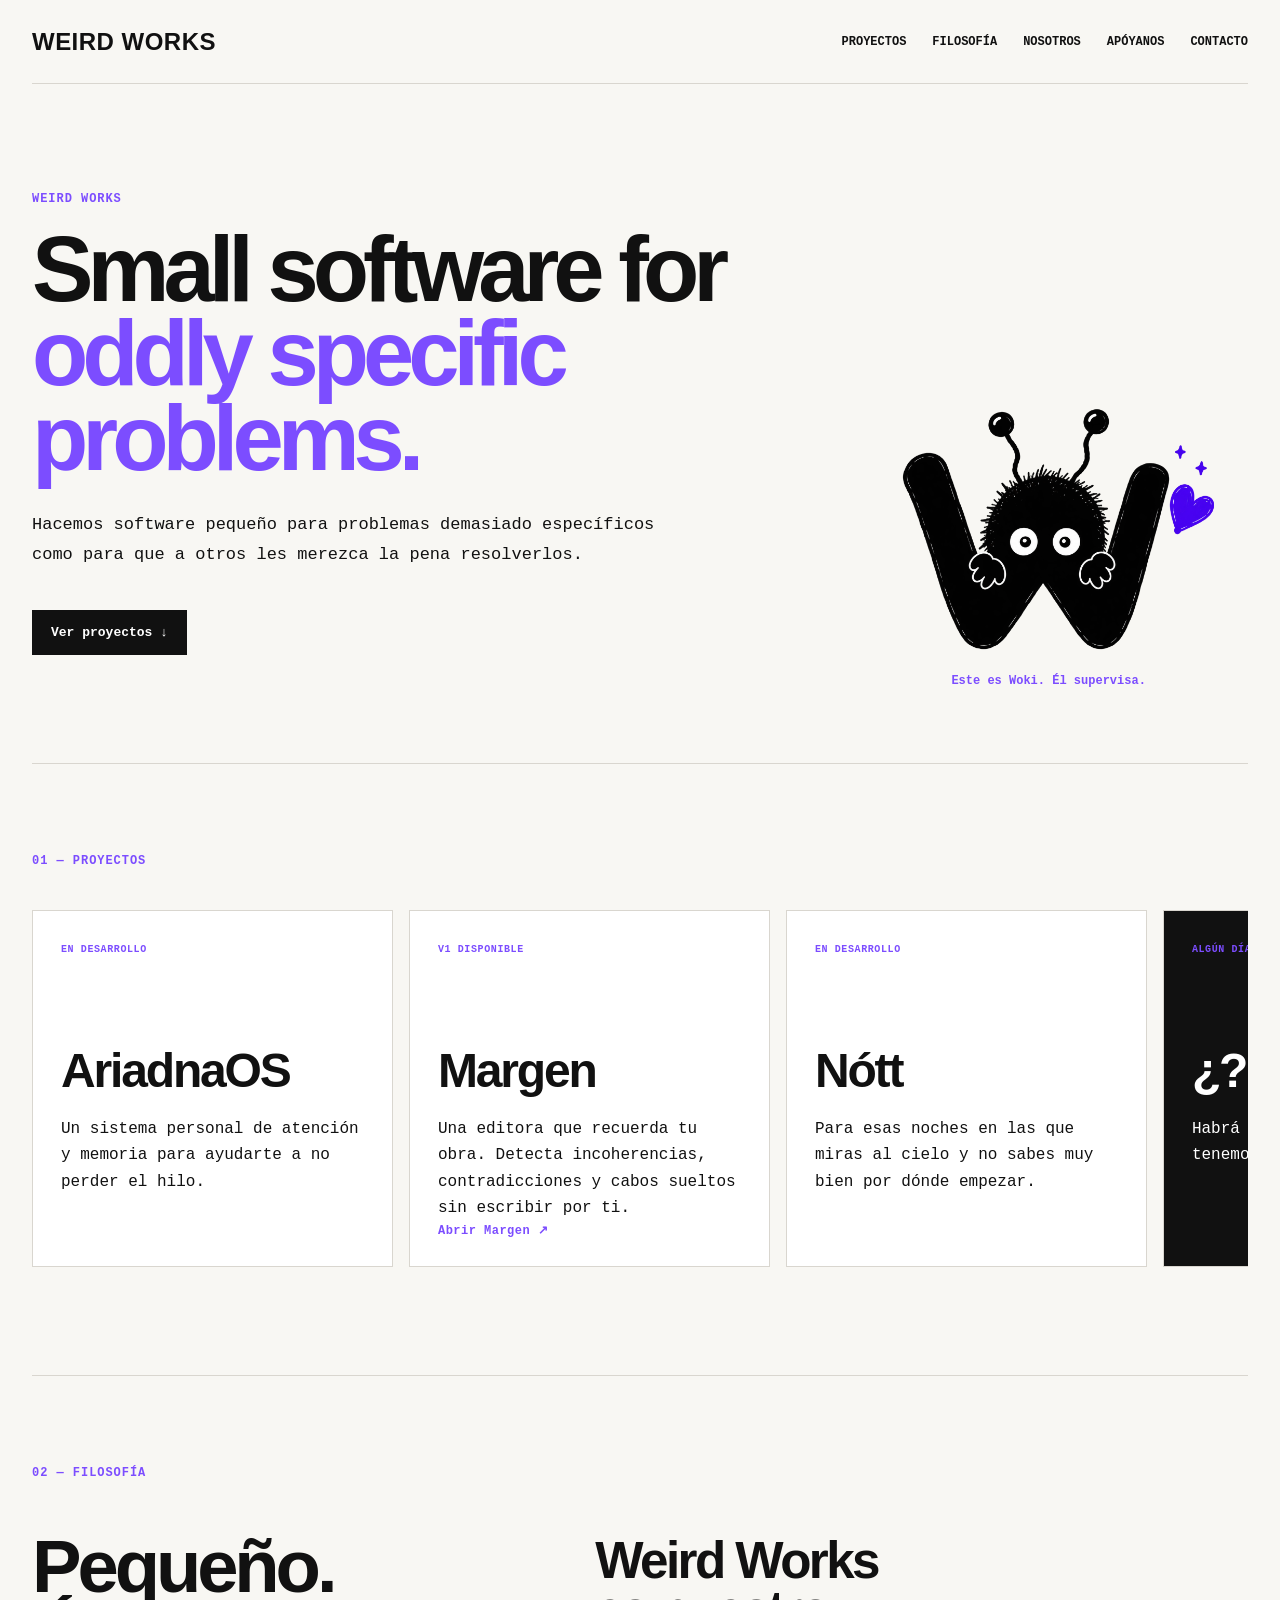
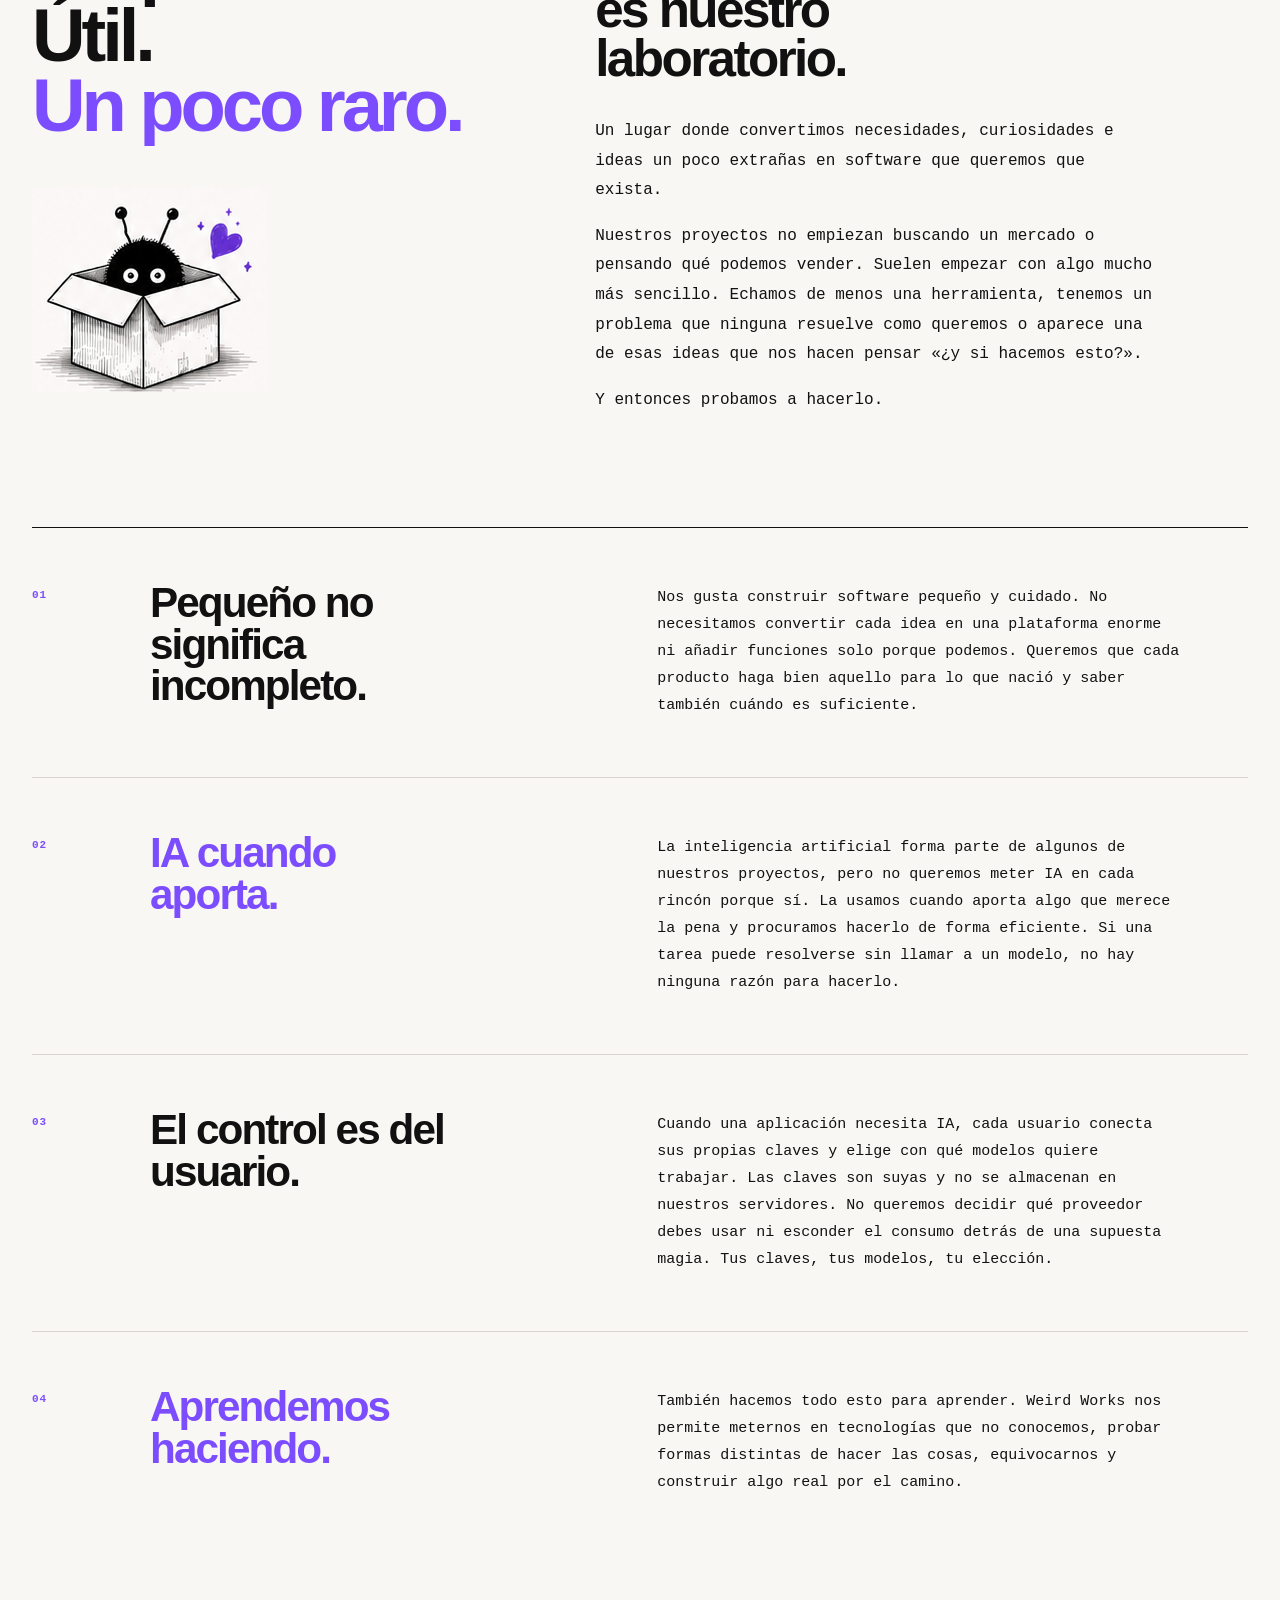
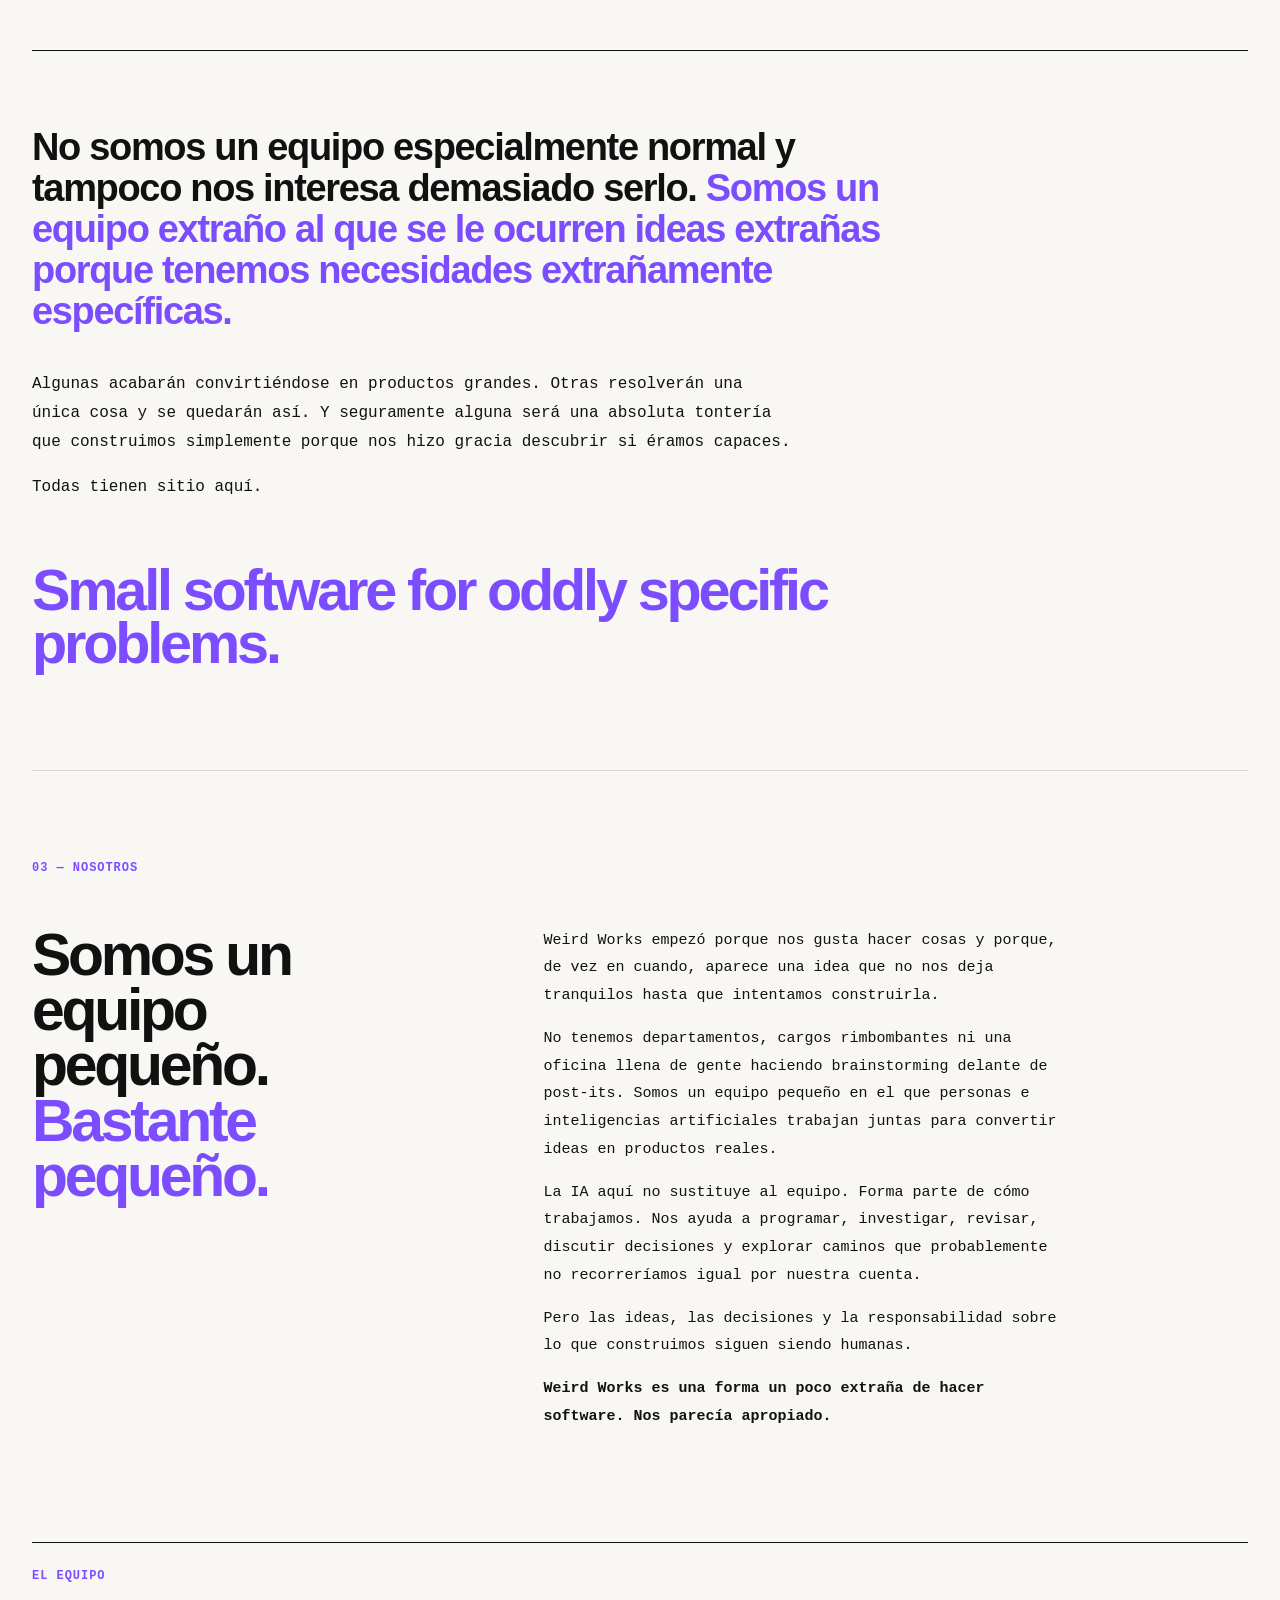
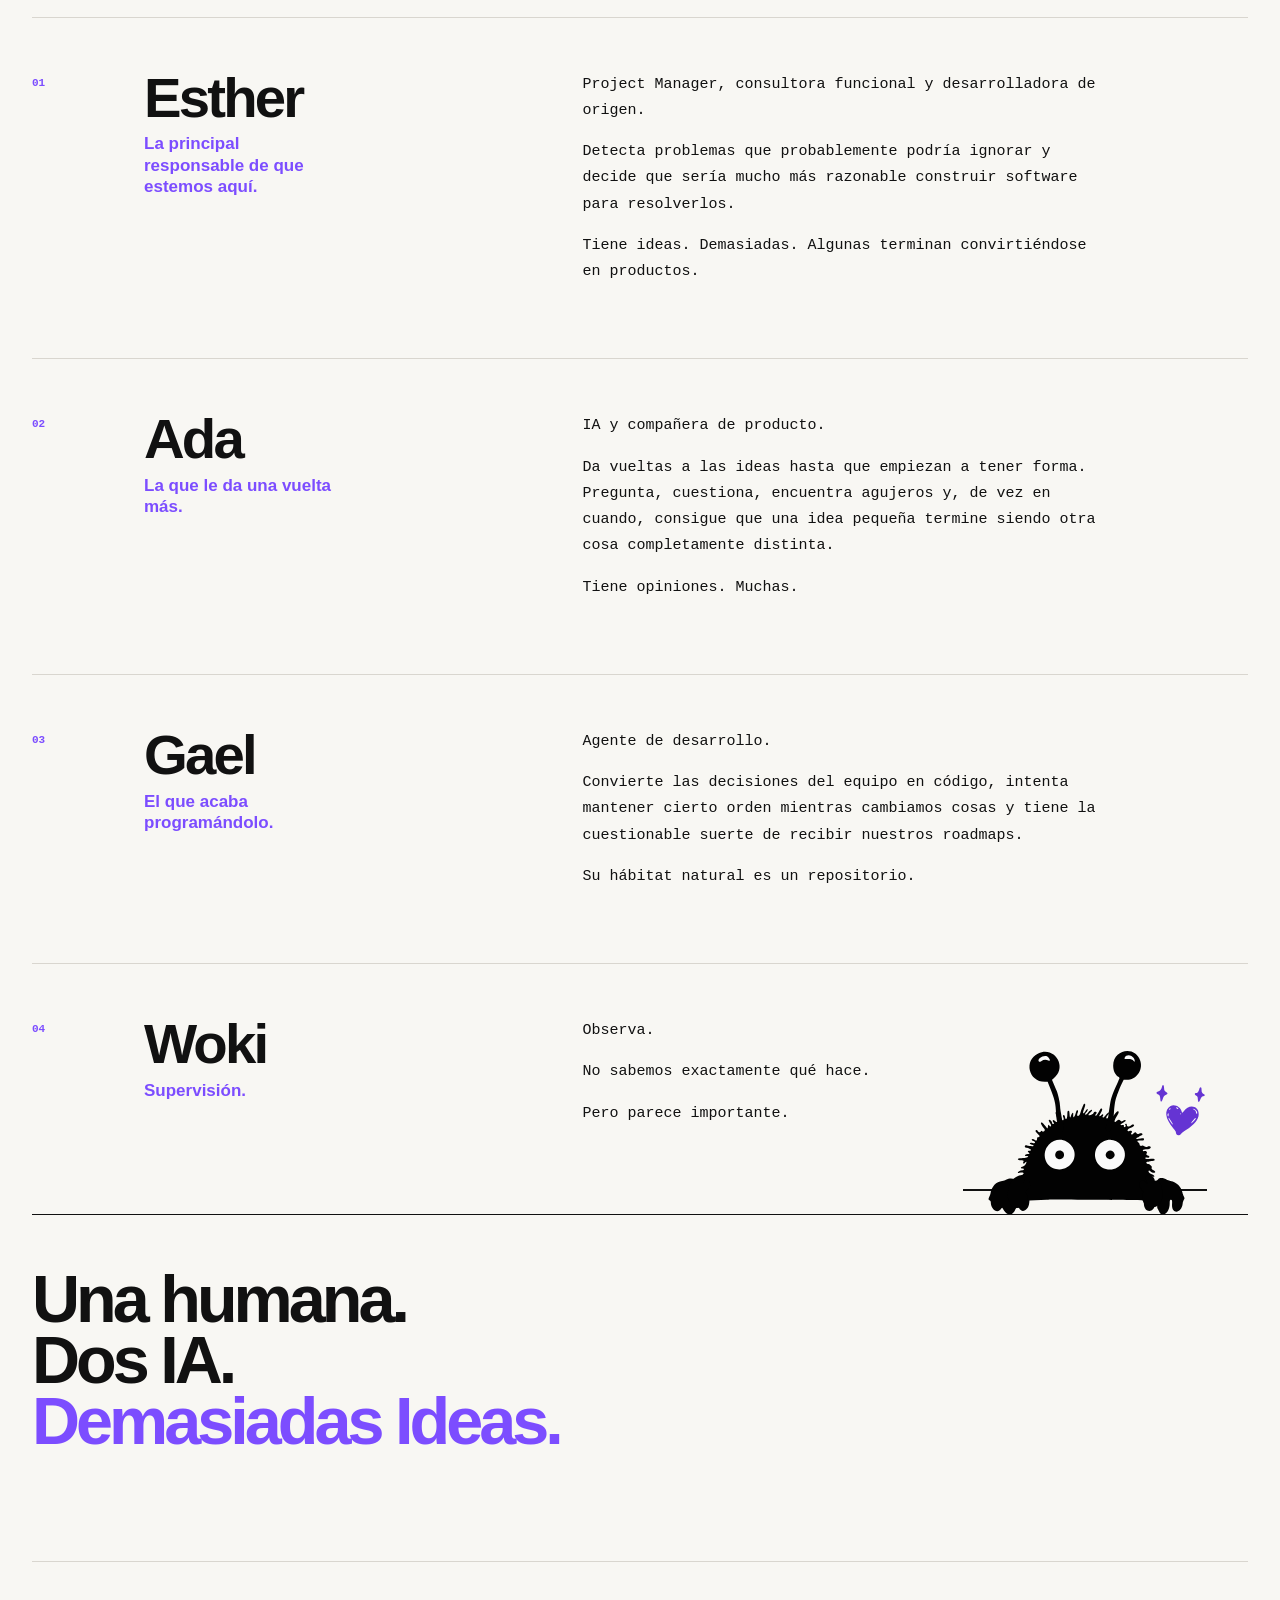
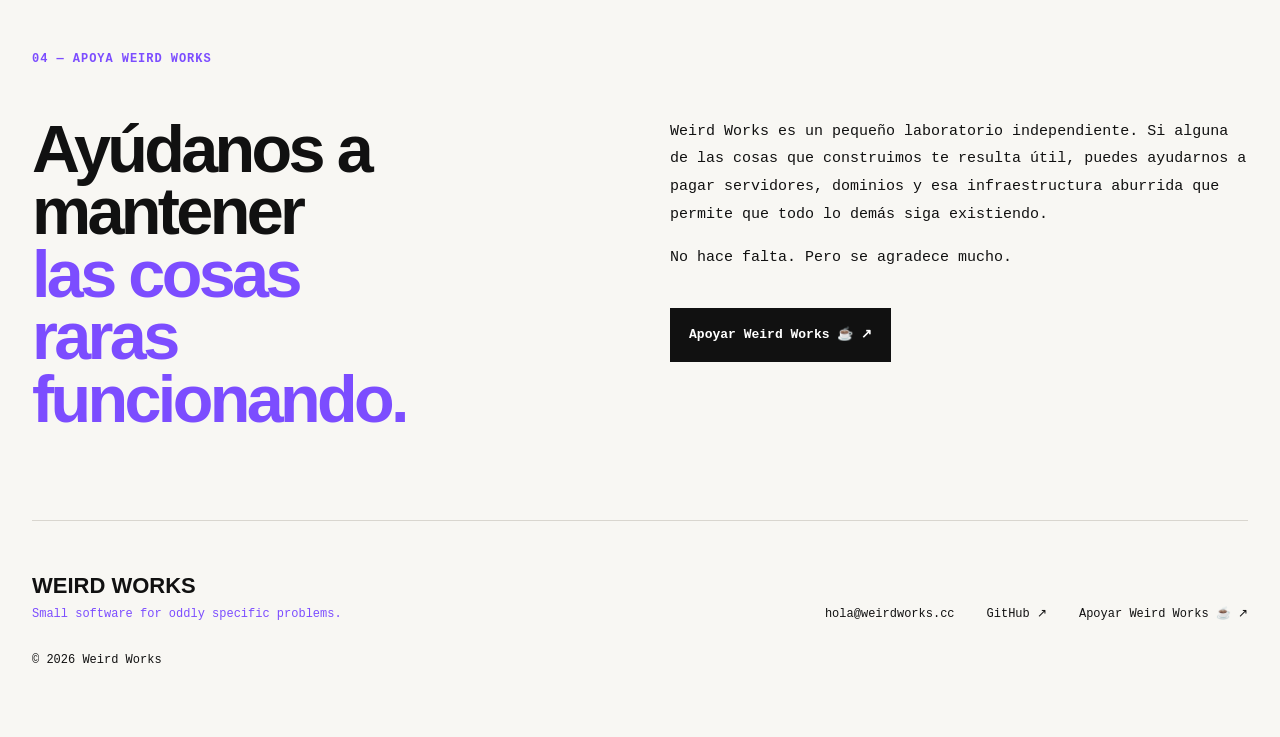
<file: index.html>
<!doctype html>
<html lang="es">
<head>
  <meta charset="UTF-8">
  <meta name="viewport" content="width=device-width, initial-scale=1.0">
  <title>Weird Works — Software pequeño para problemas extrañamente específicos</title>
  <meta name="description" content="Weird Works es un laboratorio independiente donde construimos software pequeño, útil y un poco raro para problemas extrañamente específicos.">
  <meta name="robots" content="index, follow, max-image-preview:large">
  <meta name="author" content="Weird Works">
  <meta name="theme-color" content="#ffffff">
  <link rel="canonical" href="https://weirdworks.cc/">

  <meta property="og:type" content="website">
  <meta property="og:locale" content="es_ES">
  <meta property="og:site_name" content="Weird Works">
  <meta property="og:title" content="Weird Works — Small software for oddly specific problems">
  <meta property="og:description" content="Software pequeño, útil y un poco raro para problemas extrañamente específicos.">
  <meta property="og:url" content="https://weirdworks.cc/">
  <meta property="og:image" content="https://weirdworks.cc/assets/brand/weird-works-og.png">
  <meta property="og:image:alt" content="Weird Works — Software pequeño para problemas extrañamente específicos">

  <meta name="twitter:card" content="summary_large_image">
  <meta name="twitter:title" content="Weird Works — Small software for oddly specific problems">
  <meta name="twitter:description" content="Software pequeño, útil y un poco raro para problemas extrañamente específicos.">
  <meta name="twitter:image" content="https://weirdworks.cc/assets/brand/weird-works-og.png">

  <link rel="icon" type="image/png" href="assets/brand/woki-master-transparent.png">
  <link rel="apple-touch-icon" href="assets/brand/woki-master-transparent.png">
  <link rel="stylesheet" href="styles.css">
  <link rel="stylesheet" href="layout-overrides.css">
  <link rel="stylesheet" href="woki-rig/woki-rig.css">

  <script type="application/ld+json">
  {
    "@context": "https://schema.org",
    "@type": "Organization",
    "name": "Weird Works",
    "url": "https://weirdworks.cc/",
    "logo": "https://weirdworks.cc/assets/brand/woki-master-transparent.png",
    "email": "hola@weirdworks.cc",
    "description": "Laboratorio independiente que construye software pequeño para problemas extrañamente específicos.",
    "sameAs": ["https://github.com/madebyweirdworks"]
  }
  </script>
  <script type="application/ld+json">
  {
    "@context": "https://schema.org",
    "@type": "WebSite",
    "name": "Weird Works",
    "url": "https://weirdworks.cc/",
    "inLanguage": "es"
  }
  </script>
  <script src="menu.js" defer></script>
  <script type="module" src="woki-site.js"></script>
</head>
<body>
  <header class="cabecera">
    <a class="marca" href="#inicio">WEIRD WORKS</a>
    <nav class="nav-escritorio" aria-label="Navegación principal">
      <a href="#proyectos">Proyectos</a><a href="#filosofia">Filosofía</a><a href="#nosotros">Nosotros</a><a href="#apoyo">Apóyanos</a><a href="#contacto">Contacto</a>
    </nav>
    <details class="nav-movil">
      <summary aria-label="Abrir menú"><span>Menú</span><span class="nav-movil__icono" aria-hidden="true"></span></summary>
      <nav aria-label="Navegación móvil">
        <a href="#proyectos"><span>01</span> Proyectos</a>
        <a href="#filosofia"><span>02</span> Filosofía</a>
        <a href="#nosotros"><span>03</span> Nosotros</a>
        <a href="#apoyo"><span>04</span> Apóyanos</a>
        <a href="#contacto"><span>05</span> Contacto</a>
      </nav>
    </details>
  </header>
  <main>
    <section class="hero" id="inicio"><div class="hero__texto"><p class="etiqueta">WEIRD WORKS</p><h1>Small software for <span>oddly specific problems.</span></h1><p class="entradilla">Hacemos software pequeño para problemas demasiado específicos como para que a otros les merezca la pena resolverlos.</p><a class="boton" href="#proyectos">Ver proyectos ↓</a></div><div class="hero__woki"><img src="assets/brand/woki-master-transparent.png" alt="Woki, mascota de Weird Works"><p>Este es Woki. Él supervisa.</p></div></section>
    <section class="seccion" id="proyectos"><p class="etiqueta">01 — PROYECTOS</p><div class="proyectos"><article class="proyecto"><span class="estado">EN DESARROLLO</span><h2>AriadnaOS</h2><p>Un sistema personal de atención y memoria para ayudarte a no perder el hilo.</p></article><article class="proyecto"><span class="estado">V1 DISPONIBLE</span><h2>Margen</h2><p>Una editora que recuerda tu obra. Detecta incoherencias, contradicciones y cabos sueltos sin escribir por ti.</p><a class="proyecto__enlace" href="https://margen.weirdworks.cc">Abrir Margen ↗</a></article><article class="proyecto"><span class="estado">EN DESARROLLO</span><h2>Nótt</h2><p>Para esas noches en las que miras al cielo y no sabes muy bien por dónde empezar.</p></article><article class="proyecto proyecto--futuro"><span class="estado">ALGÚN DÍA</span><h2>¿?</h2><p>Habrá más cosas raras. No tenemos ninguna prisa.</p><span class="destello">✦</span></article></div></section>
    <section class="seccion filosofia" id="filosofia"><p class="etiqueta">02 — FILOSOFÍA</p><div class="filosofia__cabecera"><div class="filosofia__izquierda"><h2>Pequeño.<br>Útil.<br><em>Un poco raro.</em></h2><img class="woki-caja" src="assets/brand/woki-box-v2.png" alt="Woki asomándose desde una caja"></div><div class="filosofia__intro"><p class="filosofia__laboratorio">Weird Works es nuestro laboratorio.</p><p>Un lugar donde convertimos necesidades, curiosidades e ideas un poco extrañas en software que queremos que exista.</p><p>Nuestros proyectos no empiezan buscando un mercado o pensando qué podemos vender. Suelen empezar con algo mucho más sencillo. Echamos de menos una herramienta, tenemos un problema que ninguna resuelve como queremos o aparece una de esas ideas que nos hacen pensar «¿y si hacemos esto?».</p><p>Y entonces probamos a hacerlo.</p></div></div><div class="filosofia__principios"><article><span>01</span><h3>Pequeño no significa incompleto.</h3><p>Nos gusta construir software pequeño y cuidado. No necesitamos convertir cada idea en una plataforma enorme ni añadir funciones solo porque podemos. Queremos que cada producto haga bien aquello para lo que nació y saber también cuándo es suficiente.</p></article><article><span>02</span><h3>IA cuando aporta.</h3><p>La inteligencia artificial forma parte de algunos de nuestros proyectos, pero no queremos meter IA en cada rincón porque sí. La usamos cuando aporta algo que merece la pena y procuramos hacerlo de forma eficiente. Si una tarea puede resolverse sin llamar a un modelo, no hay ninguna razón para hacerlo.</p></article><article><span>03</span><h3>El control es del usuario.</h3><p>Cuando una aplicación necesita IA, cada usuario conecta sus propias claves y elige con qué modelos quiere trabajar. Las claves son suyas y no se almacenan en nuestros servidores. No queremos decidir qué proveedor debes usar ni esconder el consumo detrás de una supuesta magia. Tus claves, tus modelos, tu elección.</p></article><article><span>04</span><h3>Aprendemos haciendo.</h3><p>También hacemos todo esto para aprender. Weird Works nos permite meternos en tecnologías que no conocemos, probar formas distintas de hacer las cosas, equivocarnos y construir algo real por el camino.</p></article></div><div class="filosofia__cierre"><p>No somos un equipo especialmente normal y tampoco nos interesa demasiado serlo. <strong>Somos un equipo extraño al que se le ocurren ideas extrañas porque tenemos necesidades extrañamente específicas.</strong></p><p>Algunas acabarán convirtiéndose en productos grandes. Otras resolverán una única cosa y se quedarán así. Y seguramente alguna será una absoluta tontería que construimos simplemente porque nos hizo gracia descubrir si éramos capaces.</p><p>Todas tienen sitio aquí.</p><strong class="filosofia__claim">Small software for oddly specific problems.</strong></div></section>
    <section class="seccion nosotros" id="nosotros">
      <p class="etiqueta">03 — NOSOTROS</p>
      <div class="nosotros__intro"><h2>Somos un equipo pequeño.<br><em>Bastante pequeño.</em></h2><div><p>Weird Works empezó porque nos gusta hacer cosas y porque, de vez en cuando, aparece una idea que no nos deja tranquilos hasta que intentamos construirla.</p><p>No tenemos departamentos, cargos rimbombantes ni una oficina llena de gente haciendo brainstorming delante de post-its. Somos un equipo pequeño en el que personas e inteligencias artificiales trabajan juntas para convertir ideas en productos reales.</p><p>La IA aquí no sustituye al equipo. Forma parte de cómo trabajamos. Nos ayuda a programar, investigar, revisar, discutir decisiones y explorar caminos que probablemente no recorreríamos igual por nuestra cuenta.</p><p>Pero las ideas, las decisiones y la responsabilidad sobre lo que construimos siguen siendo humanas.</p><p><strong>Weird Works es una forma un poco extraña de hacer software. Nos parecía apropiado.</strong></p></div></div>
      <div class="equipo"><p class="equipo__titulo">EL EQUIPO</p>
        <article class="miembro"><span class="miembro__numero">01</span><div class="miembro__nombre"><h3>Esther</h3><strong>La principal responsable de que estemos aquí.</strong></div><div class="miembro__texto"><p>Project Manager, consultora funcional y desarrolladora de origen.</p><p>Detecta problemas que probablemente podría ignorar y decide que sería mucho más razonable construir software para resolverlos.</p><p>Tiene ideas. Demasiadas. Algunas terminan convirtiéndose en productos.</p></div></article>
        <article class="miembro miembro--invertido"><span class="miembro__numero">02</span><div class="miembro__nombre"><h3>Ada</h3><strong>La que le da una vuelta más.</strong></div><div class="miembro__texto"><p>IA y compañera de producto.</p><p>Da vueltas a las ideas hasta que empiezan a tener forma. Pregunta, cuestiona, encuentra agujeros y, de vez en cuando, consigue que una idea pequeña termine siendo otra cosa completamente distinta.</p><p>Tiene opiniones. Muchas.</p></div></article>
        <article class="miembro"><span class="miembro__numero">03</span><div class="miembro__nombre"><h3>Gael</h3><strong>El que acaba programándolo.</strong></div><div class="miembro__texto"><p>Agente de desarrollo.</p><p>Convierte las decisiones del equipo en código, intenta mantener cierto orden mientras cambiamos cosas y tiene la cuestionable suerte de recibir nuestros roadmaps.</p><p>Su hábitat natural es un repositorio.</p></div></article>
        <article class="miembro miembro--woki"><span class="miembro__numero">04</span><div class="miembro__nombre"><h3>Woki</h3><strong>Supervisión.</strong></div><div class="miembro__texto"><p>Observa.</p><p>No sabemos exactamente qué hace.</p><p>Pero parece importante.</p></div><div id="woki-team-rig" class="woki-team-rig" aria-label="Woki supervisando al equipo"></div></article>
      </div>
      <div class="nosotros__cierre"><strong>Una humana.<br>Dos IA.<br><em>Demasiadas Ideas.</em></strong></div>
    </section>
    <section class="seccion apoyo" id="apoyo">
      <p class="etiqueta">04 — APOYA WEIRD WORKS</p>
      <div class="apoyo__contenido">
        <h2>Ayúdanos a mantener<br><em>las cosas raras funcionando.</em></h2>
        <div class="apoyo__texto">
          <p>Weird Works es un pequeño laboratorio independiente. Si alguna de las cosas que construimos te resulta útil, puedes ayudarnos a pagar servidores, dominios y esa infraestructura aburrida que permite que todo lo demás siga existiendo.</p>
          <p>No hace falta. Pero se agradece mucho.</p>
          <a class="boton" href="https://ko-fi.com/weirdworks" target="_blank" rel="noopener noreferrer">Apoyar Weird Works ☕ ↗</a>
        </div>
      </div>
    </section>
  </main>
  <footer id="contacto"><div class="footer__marca"><strong>WEIRD WORKS</strong><span>Small software for oddly specific problems.</span></div><a href="mailto:hola@weirdworks.cc">hola@weirdworks.cc</a><a href="https://github.com/madebyweirdworks">GitHub ↗</a><a href="https://ko-fi.com/weirdworks" target="_blank" rel="noopener noreferrer">Apoyar Weird Works ☕ ↗</a><span>© 2026 Weird Works</span></footer>
</body>
</html>
</file>
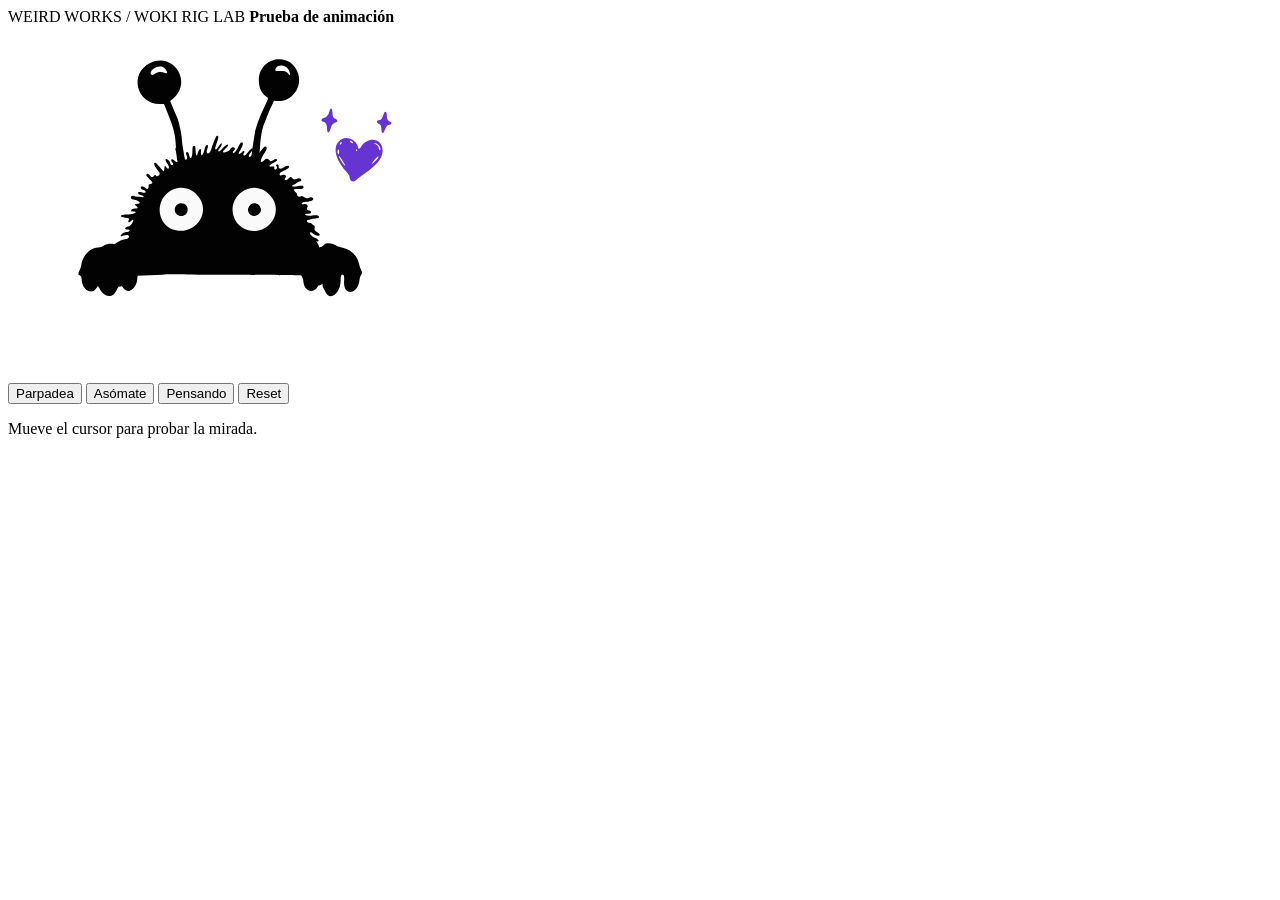
<file: woki-rig/index.html>
<!doctype html>
<html lang="es">
<head>
    <meta charset="utf-8">
    <meta name="viewport" content="width=device-width, initial-scale=1">
    <meta name="description" content="Laboratorio de animación de Woki.">
    <title>Woki Rig Lab · Weird Works</title>
    <link rel="stylesheet" href="woki-rig.css">
</head>
<body>
    <main class="demo-shell">
        <header class="demo-header">
            <span>WEIRD WORKS / WOKI RIG LAB</span>
            <strong>Prueba de animación</strong>
        </header>

        <section class="demo-stage" aria-label="Laboratorio de animación de Woki">
            <div id="woki-demo" aria-label="Woki animado"></div>
        </section>

        <div class="controls" aria-label="Controles de Woki">
            <button type="button" data-action="blink">Parpadea</button>
            <button type="button" data-action="peek">Asómate</button>
            <button type="button" data-action="think">Pensando</button>
            <button type="button" data-action="reset">Reset</button>
        </div>

        <p class="demo-note">Mueve el cursor para probar la mirada.</p>
    </main>

    <script type="module">
        import { mountWokiRig } from "./woki-rig.js";

        const container = document.querySelector("#woki-demo");
        const woki = await mountWokiRig(container);
        let thinking = false;

        document.querySelector('[data-action="blink"]').addEventListener("click", () => woki.blink());
        document.querySelector('[data-action="peek"]').addEventListener("click", () => woki.peek());
        document.querySelector('[data-action="think"]').addEventListener("click", () => {
            thinking = !thinking;
            woki.think(thinking);
        });
        document.querySelector('[data-action="reset"]').addEventListener("click", () => {
            thinking = false;
            woki.reset();
        });
    </script>
</body>
</html>
</file>
<file: styles.css>
:root {
    --negro:#111;
    --blanco:#fff;
    --papel:#f8f7f3;
    --morado:#7c4dff;
    --linea:#d9d6cf
}

* {
    box-sizing:border-box
}

html {
    scroll-behavior:smooth
}

body {
    margin:0;
    background:var(--papel);
    color:var(--negro);
    font-family:ui-monospace,"SFMono-Regular",Consolas,"Liberation Mono",monospace
}

a {
    color:inherit;
    text-decoration:none
}

.cabecera {
    position:sticky;
    top:0;
    z-index:100;
    width:min(1240px,calc(100% - 64px));
    margin:0 auto;
    min-height:84px;
    display:flex;
    align-items:center;
    justify-content:space-between;
    gap:32px;
    border-bottom:1px solid var(--linea);
    background:var(--papel)
}

.marca {
    font-family:Arial,Helvetica,sans-serif;
    font-size:24px;
    font-weight:900;
    letter-spacing:.02em
}

.nav-escritorio {
    display:flex;
    flex-wrap:wrap;
    gap:26px;
    font-size:12px;
    font-weight:800;
    text-transform:uppercase
}

.nav-escritorio a:hover,footer a:hover {
    color:var(--morado)
}

details.nav-movil {
    display:none!important
}

main {
    width:min(1240px,calc(100% - 64px));
    margin:0 auto
}

.hero {
    min-height:680px;
    display:grid;
    grid-template-columns:minmax(0,1.3fr) minmax(260px,.7fr);
    gap:clamp(32px,6vw,90px);
    align-items:center;
    border-bottom:1px solid var(--linea)
}

.etiqueta {
    margin:0;
    color:var(--morado);
    font-size:12px;
    font-weight:900;
    letter-spacing:.08em
}

h1,h2,h3 {
    font-family:Arial,Helvetica,sans-serif
}

h1 {
    max-width:850px;
    margin:22px 0 28px;
    font-size:clamp(54px,7.2vw,98px);
    line-height:.92;
    letter-spacing:-.065em
}

h1 span,h2 em {
    color:var(--morado);
    font-style:normal
}

.entradilla {
    max-width:650px;
    font-size:17px;
    line-height:1.75
}

.boton {
    display:inline-block;
    margin-top:24px;
    padding:15px 19px;
    background:var(--negro);
    color:var(--blanco);
    font-size:13px;
    font-weight:900
}

.boton:hover {
    background:var(--morado)
}

.hero__woki {
    align-self:end;
    padding-bottom:75px;
    text-align:center
}

.hero__woki img {
    display:block;
    width:min(100%,410px);
    height:auto;
    margin:0 auto
}

.hero__woki p {
    margin:8px 0 0;
    color:var(--morado);
    font-size:12px;
    font-weight:800
}

.seccion {
    padding:90px 0;
    border-bottom:1px solid var(--linea)
}

.proyectos {
    display:grid;
    grid-template-columns:repeat(3,minmax(0,1fr));
    gap:16px;
    margin-top:34px
}

.proyecto {
    position:relative;
    min-height:340px;
    padding:28px;
    background:var(--blanco);
    border:1px solid var(--linea);
    transition:transform .15s ease,border-color .15s ease
}

.proyecto:hover {
    transform:translateY(-4px);
    border-color:var(--morado)
}

.estado {
    color:var(--morado);
    font-size:10px;
    font-weight:900;
    letter-spacing:.06em
}

.proyecto h2 {
    margin:86px 0 18px;
    font-size:clamp(34px,4vw,48px);
    letter-spacing:-.045em
}

.proyecto p {
    max-width:34ch;
    line-height:1.65
}

.proyecto__enlace {
    position:absolute;
    left:28px;
    bottom:28px;
    display:inline-block;
    color:var(--morado);
    font-size:12px;
    font-weight:900;
    letter-spacing:.04em
}

.proyecto__enlace:hover {
    text-decoration:underline
}

.proyecto--futuro {
    background:var(--negro);
    color:var(--blanco)
}

.destello {
    position:absolute;
    right:26px;
    bottom:22px;
    color:var(--morado);
    font-size:32px
}

.dos-columnas {
    display:grid;
    grid-template-columns:1fr 1fr;
    gap:clamp(40px,8vw,110px);
    margin-top:34px
}

.dos-columnas h2 {
    margin:0;
    font-size:clamp(44px,5.5vw,72px);
    line-height:.98;
    letter-spacing:-.05em
}

.dos-columnas>div {
    font-size:16px;
    line-height:1.85
}

.filosofia {
    overflow:hidden
}

.filosofia__cabecera {
    display:grid;
    grid-template-columns:minmax(300px,.8fr) minmax(420px,1.2fr);
    gap:clamp(56px,10vw,150px);
    margin-top:52px;
    padding-bottom:96px;
    align-items:start
}

.filosofia__izquierda {
    position:relative
}

.filosofia__izquierda h2 {
    margin:0;
    font-size:clamp(48px,5.8vw,78px);
    line-height:.94;
    letter-spacing:-.055em
}

.filosofia__izquierda h2 em {
    color:var(--morado);
    font-style:normal
}

.woki-caja {
    display:block;
    max-width:100%;
    height:auto;
    margin:46px auto 0 0
}

.filosofia__intro {
    max-width:650px;
    padding-top:4px;
    font-size:16px;
    line-height:1.85
}

.filosofia__intro p {
    max-width:58ch
}

.filosofia__intro p:first-child {
    margin-top:0
}

.filosofia__laboratorio {
    max-width:12ch!important;
    margin-bottom:34px;
    font-family:Arial,Helvetica,sans-serif;
    font-size:clamp(36px,4vw,54px);
    font-weight:800;
    line-height:.96;
    letter-spacing:-.05em
}

.filosofia__principios {
    margin:0;
    border-top:1px solid var(--negro)
}

.filosofia__principios article {
    display:grid;
    grid-template-columns:54px minmax(250px,.75fr) minmax(320px,1fr);
    gap:clamp(24px,5vw,76px);
    align-items:start;
    padding:54px 0 58px;
    border-bottom:1px solid var(--linea)
}

.filosofia__principios article:nth-child(even) h3 {
    color:var(--morado)
}

.filosofia__principios span {
    padding-top:7px;
    color:var(--morado);
    font-size:11px;
    font-weight:900;
    letter-spacing:.08em
}

.filosofia__principios h3 {
    max-width:13ch;
    margin:0;
    font-size:clamp(30px,3.3vw,46px);
    line-height:.98;
    letter-spacing:-.045em
}

.filosofia__principios p {
    max-width:58ch;
    margin:2px 0 0;
    font-size:15px;
    line-height:1.8
}

.filosofia__principios article:last-child {
    border-bottom:0
}

.filosofia__cierre {
    margin:96px 0 0;
    padding:clamp(54px,6vw,76px) 0 10px;
    border-top:1px solid var(--negro);
    font-size:16px;
    line-height:1.8
}

.filosofia__cierre p {
    max-width:760px
}

.filosofia__cierre p:first-child {
    max-width:900px;
    margin-top:0;
    font-family:Arial,Helvetica,sans-serif;
    font-size:clamp(26px,3vw,38px);
    font-weight:700;
    line-height:1.08;
    letter-spacing:-.035em
}

.filosofia__cierre p:first-child strong {
    color:var(--morado)
}

.filosofia__cierre strong {
    font-family:Arial,Helvetica,sans-serif
}

.filosofia__claim {
    display:block;
    max-width:900px;
    margin-top:62px;
    color:var(--morado);
    font-size:clamp(34px,4.5vw,58px);
    line-height:.92;
    letter-spacing:-.055em
}

.nosotros {
    overflow:hidden
}

.nosotros__intro {
    display:grid;
    grid-template-columns:minmax(300px,.72fr) minmax(0,1.28fr);
    gap:clamp(56px,9vw,120px);
    margin-top:52px;
    padding-bottom:96px;
    align-items:start
}

.nosotros__intro h2 {
    max-width:10ch;
    margin:0;
    font-size:clamp(42px,4.6vw,64px);
    line-height:.94;
    letter-spacing:-.055em
}

.nosotros__intro>div {
    max-width:620px;
    font-size:15px;
    line-height:1.85
}

.nosotros__intro>div p {
    max-width:58ch
}

.nosotros__intro>div p:first-child {
    margin-top:0
}

.equipo {
    border-top:1px solid var(--negro)
}

.equipo__titulo {
    margin:0;
    padding:26px 0 34px;
    color:var(--morado);
    font-size:12px;
    font-weight:900;
    letter-spacing:.08em
}

.miembro {
    display:grid;
    grid-template-columns:48px minmax(250px,.72fr) minmax(0,1.28fr);
    gap:clamp(28px,5vw,72px);
    align-items:start;
    padding:54px 0 58px;
    border-top:1px solid var(--linea)
}

.miembro__numero {
    padding-top:5px;
    color:var(--morado);
    font-size:11px;
    font-weight:900
}

.miembro__nombre h3 {
    margin:0 0 10px;
    font-size:clamp(40px,4.4vw,62px);
    line-height:.92;
    letter-spacing:-.05em
}

.miembro__nombre strong {
    display:block;
    max-width:20ch;
    color:var(--morado);
    font-family:Arial,Helvetica,sans-serif;
    font-size:17px;
    line-height:1.25
}

.miembro__texto {
    max-width:560px;
    font-size:15px;
    line-height:1.75
}

.miembro__texto p {
    max-width:58ch
}

.miembro__texto p:first-child {
    margin-top:0
}

.miembro--invertido .miembro__nombre {
    grid-column:2
}

.miembro--invertido .miembro__texto {
    grid-column:3;
    grid-row:1
}

.miembro--woki {
    grid-template-columns:48px minmax(250px,.72fr) minmax(0,1.28fr);
    padding-bottom:72px
}

.miembro--woki .miembro__texto {
    display:grid;
    grid-template-columns:minmax(220px,1fr) minmax(180px,260px);
    gap:36px;
    align-items:start;
    max-width:none
}

.miembro--woki img {
    display:block;
    width:100%;
    max-width:240px;
    height:auto;
    margin:0;
    justify-self:end
}

.nosotros__cierre {
    display:grid;
    grid-template-columns:minmax(0,1fr) auto;
    gap:50px;
    align-items:end;
    padding:64px 0 12px;
    border-top:1px solid var(--negro)
}

.nosotros__cierre strong {
    display:block;
    max-width:10ch;
    font-family:Arial,Helvetica,sans-serif;
    font-size:clamp(48px,6.2vw,84px);
    line-height:.9;
    letter-spacing:-.06em
}

.nosotros__cierre em {
    color:var(--morado);
    font-style:normal
}

.nosotros__cierre p {
    margin:0 0 7px;
    color:var(--morado);
    font-size:12px;
    font-weight:900
}

footer {
    width:min(1240px,calc(100% - 64px));
    margin:0 auto;
    padding:52px 0 70px;
    display:grid;
    grid-template-columns:minmax(250px,2fr) repeat(3,auto);
    gap:32px;
    align-items:end;
    font-size:12px
}

.footer__marca {
    display:flex;
    flex-direction:column;
    gap:8px
}

.footer__marca strong {
    font-family:Arial,Helvetica,sans-serif;
    font-size:22px
}

.footer__marca span {
    color:var(--morado)
}

@media(max-width:900px) {
    .hero {
        grid-template-columns:1fr;
        padding-top:80px;
        min-height:auto
    }
    .hero__woki {
        padding:20px 0 60px
    }
    .hero__woki img {
        max-width:320px
    }
    .proyectos {
        grid-template-columns:1fr
    }
    .proyecto {
        min-height:270px
    }
    .proyecto h2 {
        margin-top:55px
    }
    .dos-columnas {
        grid-template-columns:1fr
    }
    .filosofia__cabecera {
        grid-template-columns:minmax(230px,.75fr) minmax(0,1.25fr);
        gap:48px
    }
    .woki-caja {
        width:min(100%,320px)
    }
    .filosofia__principios article {
        grid-template-columns:42px minmax(210px,.8fr) 1.2fr;
        gap:26px
    }
    .nosotros__intro {
        grid-template-columns:minmax(240px,.8fr) minmax(0,1.2fr);
        gap:48px
    }
    .miembro,.miembro--woki {
        grid-template-columns:38px minmax(190px,.7fr) minmax(0,1.3fr);
        gap:26px
    }
    .miembro--woki .miembro__texto {
        grid-template-columns:1fr 170px;
        gap:24px
    }
    .nosotros__cierre {
        grid-template-columns:1fr
    }
    footer {
        grid-template-columns:1fr 1fr;
        align-items:start
    }
}
</file>
<file: layout-overrides.css>
.miembro--woki {
    grid-template-columns: 48px minmax(250px, .72fr) minmax(0, 1.28fr);
    position: relative;
    overflow: hidden;
}

.miembro--woki .miembro__nombre strong { display: block; }
.miembro--woki .miembro__texto { display: block; grid-column: 3; max-width: 430px; padding-right: 0; }
.miembro--woki .woki-team-rig { position: absolute; right: 1.5%; bottom: 23px; width: min(25vw, 290px); margin: 0; padding-bottom: 2px; }
.miembro--woki .woki-team-rig::after { content: ""; position: absolute; left: 8%; right: 8%; bottom: 0; height: 2px; background: #111; z-index: -1; }
.miembro--woki .woki-team-rig .woki-stage { width: 100%; }
.miembro--woki .woki-team-rig svg { display: block; width: 100%; height: auto; margin-bottom: -2px; }
.nosotros__cierre { display: block; padding: 54px 0 18px; }
.nosotros__cierre strong { max-width: 760px; font-size: clamp(44px, 5.2vw, 70px); line-height: .92; }

.apoyo__contenido {
    display: grid;
    grid-template-columns: minmax(300px, .95fr) minmax(360px, 1.05fr);
    gap: clamp(48px, 9vw, 120px);
    align-items: start;
    margin-top: 52px;
}
.apoyo__contenido h2 {
    max-width: 11ch;
    margin: 0;
    font-size: clamp(44px, 5.2vw, 70px);
    line-height: .94;
    letter-spacing: -.055em;
}
.apoyo__contenido h2 em { color: var(--morado); font-style: normal; }
.apoyo__texto { max-width: 610px; font-size: 15px; line-height: 1.85; }
.apoyo__texto p:first-child { margin-top: 0; }
.apoyo__texto .boton { margin-top: 22px; }

body::before {
    content: "";
    position: fixed;
    z-index: 99;
    top: 0;
    left: 0;
    right: 0;
    height: 84px;
    background: var(--papel);
    pointer-events: none;
}
.cabecera { isolation: isolate; }

/* Project shelf: show a deliberate slice of the next card as the scroll cue. */
#proyectos { overflow: hidden; }
#proyectos .proyectos {
    display: flex;
    gap: 16px;
    width: 100%;
    margin-right: 0;
    padding: 8px 0 18px;
    overflow-x: auto;
    overflow-y: hidden;
    scroll-snap-type: x proximity;
    scrollbar-width: none;
    overscroll-behavior-inline: contain;
}
#proyectos .proyectos::-webkit-scrollbar { display: none; }
#proyectos .proyecto {
    flex: 0 0 calc((100% - 32px) / 3.28);
    min-width: 290px;
    scroll-snap-align: start;
}
#proyectos .proyecto:hover { transform: translateY(-6px); }

@media (max-width: 1100px) {
    .miembro--woki .miembro__texto { max-width: 360px; }
    .miembro--woki .woki-team-rig { width: min(24vw, 250px); }
    #proyectos .proyecto { flex-basis: calc((100% - 16px) / 2.35); }
}

@media (max-width: 900px) {
    .miembro--woki { grid-template-columns: 38px minmax(190px, .7fr) minmax(0, 1.3fr); min-height: 290px; }
    .miembro--woki .miembro__texto { max-width: 310px; padding-right: 0; }
    .miembro--woki .woki-team-rig { width: min(27vw, 220px); }
    #proyectos .proyectos { display: flex; }
    #proyectos .proyecto { min-height: 300px; flex-basis: 72%; min-width: 280px; }
    .apoyo__contenido { grid-template-columns: minmax(240px, .8fr) minmax(0, 1.2fr); gap: 48px; }
}

@media (max-width: 700px) {
    body::before { height: 72px; }
    .cabecera, main, footer { width: min(100% - 36px, 1240px); }
    .cabecera { min-height: 72px; padding: 0; z-index: 100; }
    .marca { font-size: 20px; }
    .nav-escritorio { display: none; }
    details.nav-movil { display: block !important; }
    .nav-movil summary { min-width: 76px; min-height: 48px; display: flex; align-items: center; justify-content: flex-end; gap: 10px; cursor: pointer; list-style: none; font-size: 12px; font-weight: 900; text-transform: uppercase; }
    .nav-movil summary::-webkit-details-marker { display: none; }
    .nav-movil summary::marker { content: ""; }
    .nav-movil summary:focus-visible { outline: 3px solid var(--morado); outline-offset: 4px; }
    .nav-movil__icono, .nav-movil__icono::before, .nav-movil__icono::after { display: block; width: 22px; height: 2px; background: var(--negro); content: ""; transition: transform .18s ease; }
    .nav-movil__icono { position: relative; }
    .nav-movil__icono::before { position: absolute; top: -7px; }
    .nav-movil__icono::after { position: absolute; top: 7px; }
    .nav-movil[open] .nav-movil__icono { background: transparent; }
    .nav-movil[open] .nav-movil__icono::before { top: 0; transform: rotate(45deg); }
    .nav-movil[open] .nav-movil__icono::after { top: 0; transform: rotate(-45deg); }
    .nav-movil nav { position: absolute; top: 72px; left: -18px; width: calc(100% + 36px); padding: 10px 18px 22px; background: var(--papel); border-top: 1px solid var(--linea); border-bottom: 1px solid var(--negro); box-shadow: 0 14px 30px rgba(17,17,17,.08); transform-origin: top; animation: menu-entrada .22s ease-out both; }
    .nav-movil nav a { min-height: 62px; display: flex; align-items: center; gap: 18px; border-bottom: 1px solid var(--linea); font-family: Arial,Helvetica,sans-serif; font-size: 22px; font-weight: 800; letter-spacing: -.02em; }
    .nav-movil nav a:last-child { border-bottom: 0; }
    .nav-movil nav a span { min-width: 24px; color: var(--morado); font-family: ui-monospace,monospace; font-size: 10px; letter-spacing: .08em; }
    .nav-movil nav a:active { color: var(--morado); }
    h1 { font-size: clamp(46px,15vw,68px); }
    .entradilla { font-size: 15px; }
    .seccion { padding: 68px 0; }
    #proyectos .proyectos { width: 100%; margin-right: 0; padding: 8px 0 18px; scroll-snap-type: x mandatory; }
    #proyectos .proyecto { flex-basis: 84%; min-width: 0; min-height: 280px; }
    .dos-columnas h2 { font-size: 44px; }
    .filosofia__cabecera { grid-template-columns: 1fr; gap: 46px; margin-top: 34px; padding-bottom: 62px; }
    .filosofia__izquierda h2 { font-size: 46px; }
    .woki-caja { width: min(100%,300px); margin: 30px auto 0; }
    .filosofia__intro { font-size: 15px; }
    .filosofia__laboratorio { max-width: 11ch !important; font-size: 40px; }
    .filosofia__principios article { grid-template-columns: 34px 1fr; gap: 10px 16px; padding: 38px 0 42px; }
    .filosofia__principios span { grid-row: 1 / span 2; }
    .filosofia__principios h3 { max-width: 12ch; font-size: 30px; }
    .filosofia__principios p { grid-column: 2; margin-top: 14px; font-size: 14px; }
    .filosofia__cierre { margin: 64px 0 0; padding: 42px 0 0; }
    .filosofia__cierre p:first-child { font-size: 28px; }
    .filosofia__cierre p:not(:first-child) { font-size: 14px; }
    .filosofia__claim { margin-top: 44px; font-size: 40px; }
    .nosotros__intro { grid-template-columns: 1fr; gap: 34px; margin-top: 34px; padding-bottom: 58px; }
    .nosotros__intro h2 { font-size: 46px; }
    .nosotros__intro > div { font-size: 14px; }
    .equipo__titulo { padding: 22px 0 26px; }
    .miembro, .miembro--woki { grid-template-columns: 30px 1fr; gap: 8px 14px; min-height: 0; padding: 34px 0 40px; }
    .miembro__numero { grid-row: 1 / span 3; }
    .miembro__nombre, .miembro--invertido .miembro__nombre { grid-column: 2; grid-row: auto; }
    .miembro__nombre h3 { font-size: 40px; }
    .miembro__nombre strong { font-size: 16px; }
    .miembro__texto, .miembro--invertido .miembro__texto, .miembro--woki .miembro__texto { display: block; grid-column: 2; grid-row: auto; max-width: none; padding-right: 0; font-size: 14px; }
    .miembro--woki .woki-team-rig { position: relative; grid-column: 2; right: auto; bottom: auto; justify-self: start; width: min(82%,260px); margin-top: 2px; }
    .miembro--woki img { width: min(100%,190px); margin: 24px auto 0; }
    .nosotros__cierre { display: block; margin-top: 0; padding: 42px 0 18px; }
    .nosotros__cierre strong { font-size: clamp(40px,13vw,52px); }
    .nosotros__cierre p { margin: 0; }
    .apoyo__contenido { grid-template-columns: 1fr; gap: 34px; margin-top: 34px; }
    .apoyo__contenido h2 { font-size: 46px; }
    .apoyo__texto { font-size: 14px; }
    footer { grid-template-columns: 1fr; padding-bottom: 50px; }
}

@keyframes menu-entrada {
    from { opacity: 0; transform: translateY(-8px) scaleY(.97); }
    to { opacity: 1; transform: translateY(0) scaleY(1); }
}

@media (prefers-reduced-motion: reduce) {
    html { scroll-behavior: auto; }
    .proyecto, .nav-movil__icono, .nav-movil__icono::before, .nav-movil__icono::after { transition: none; }
    .nav-movil nav { animation: none; }
}
</file>
<file: woki-rig/woki-rig.css>
.woki-stage {
    width: min(100%, 420px);
}

.woki-stage svg {
    display: block;
    width: 100%;
    height: auto;
    overflow: visible;
}

.woki-stage .rig-part,
.woki-stage #pupil-left,
.woki-stage #pupil-right {
    transform-box: fill-box;
}

.woki-stage #body {
    transform-origin: 50% 100%;
    animation: woki-breathe 4.8s ease-in-out infinite;
}

.woki-stage #antenna-left,
.woki-stage #antenna-right {
    transform-origin: 50% 92%;
}

.woki-stage #antenna-left {
    animation: woki-antenna-left 6.4s ease-in-out infinite;
}

.woki-stage #antenna-right {
    animation: woki-antenna-right 7.1s ease-in-out infinite;
}

.woki-stage #heart {
    transform-origin: 50% 55%;
    animation: woki-heart 3.6s ease-in-out infinite;
}

.woki-stage #spark-1,
.woki-stage #spark-2 {
    transform-origin: 50% 50%;
    animation: woki-spark 2.8s ease-in-out infinite alternate;
}

.woki-stage #spark-2 {
    animation-delay: .9s;
}

.woki-stage #eye-left,
.woki-stage #eye-right,
.woki-stage #pupil-left,
.woki-stage #pupil-right {
    transform-origin: 50% 50%;
    transition: transform 110ms ease-out;
}

.woki-stage.is-blinking #eye-left,
.woki-stage.is-blinking #eye-right,
.woki-stage.is-blinking #pupil-left,
.woki-stage.is-blinking #pupil-right {
    transform: scaleY(.06);
}

.woki-stage.is-peeking #body,
.woki-stage.is-peeking #eyes,
.woki-stage.is-peeking #pupils,
.woki-stage.is-peeking #hands {
    animation: woki-peek-main .62s cubic-bezier(.2, .86, .28, 1.18) both !important;
}

.woki-stage.is-peeking #antenna-left {
    animation: woki-peek-antenna-left .74s cubic-bezier(.2, .86, .28, 1.18) both !important;
}

.woki-stage.is-peeking #antenna-right {
    animation: woki-peek-antenna-right .78s cubic-bezier(.2, .86, .28, 1.18) both !important;
}

.woki-stage.is-thinking #body {
    animation: woki-think-body 2.7s ease-in-out infinite !important;
}

.woki-stage.is-thinking #antenna-left {
    animation: woki-think-antenna-left 2.1s ease-in-out infinite alternate !important;
}

.woki-stage.is-thinking #antenna-right {
    animation: woki-think-antenna-right 2.5s ease-in-out infinite alternate !important;
}

.woki-stage.is-thinking #hand-left {
    animation: woki-think-hand-left 2.7s ease-in-out infinite !important;
}

.woki-stage.is-thinking #hand-right {
    animation: woki-think-hand-right 2.7s ease-in-out infinite !important;
}

.woki-stage.is-thinking #pupil-left,
.woki-stage.is-thinking #pupil-right {
    transform: translate(3px, -4px) !important;
}

@keyframes woki-breathe {
    0%, 100% {
        transform: translateY(0) scaleY(1);
    }

    50% {
        transform: translateY(-1px) scaleY(1.008);
    }
}

@keyframes woki-antenna-left {
    0%, 72%, 100% {
        transform: rotate(0deg);
    }

    79% {
        transform: rotate(-2.2deg);
    }

    86% {
        transform: rotate(1.4deg);
    }

    92% {
        transform: rotate(-.6deg);
    }
}

@keyframes woki-antenna-right {
    0%, 68%, 100% {
        transform: rotate(0deg);
    }

    76% {
        transform: rotate(2deg);
    }

    84% {
        transform: rotate(-1.2deg);
    }

    91% {
        transform: rotate(.5deg);
    }
}

@keyframes woki-heart {
    0%, 100% {
        transform: translateY(0) rotate(0deg) scale(1);
    }

    50% {
        transform: translateY(-2px) rotate(-1deg) scale(1.015);
    }
}

@keyframes woki-spark {
    from {
        opacity: .62;
        transform: scale(.94);
    }

    to {
        opacity: 1;
        transform: scale(1.05);
    }
}

@keyframes woki-peek-main {
    0% {
        transform: translateY(0);
    }

    28% {
        transform: translateY(15px);
    }

    62% {
        transform: translateY(-5px);
    }

    82% {
        transform: translateY(2px);
    }

    100% {
        transform: translateY(0);
    }
}

@keyframes woki-peek-antenna-left {
    0% {
        transform: translateY(0) rotate(0deg);
    }

    30% {
        transform: translateY(11px) rotate(-3deg);
    }

    66% {
        transform: translateY(-4px) rotate(2deg);
    }

    100% {
        transform: translateY(0) rotate(0deg);
    }
}

@keyframes woki-peek-antenna-right {
    0% {
        transform: translateY(0) rotate(0deg);
    }

    32% {
        transform: translateY(11px) rotate(3deg);
    }

    68% {
        transform: translateY(-4px) rotate(-2deg);
    }

    100% {
        transform: translateY(0) rotate(0deg);
    }
}

@keyframes woki-think-body {
    0%, 100% {
        transform: translateY(0) rotate(0deg);
    }

    50% {
        transform: translateY(-1px) rotate(-.45deg);
    }
}

@keyframes woki-think-antenna-left {
    from {
        transform: rotate(-2.5deg);
    }

    to {
        transform: rotate(1deg);
    }
}

@keyframes woki-think-antenna-right {
    from {
        transform: rotate(1.5deg);
    }

    to {
        transform: rotate(-3deg);
    }
}

@keyframes woki-think-hand-left {
    0%, 100% {
        transform: translate(0, 0) rotate(0deg);
    }

    50% {
        transform: translate(3px, -2px) rotate(3deg);
    }
}

@keyframes woki-think-hand-right {
    0%, 100% {
        transform: translate(0, 0) rotate(0deg);
    }

    50% {
        transform: translate(-2px, -1px) rotate(-2deg);
    }
}

@media (prefers-reduced-motion: reduce) {
    .woki-stage *,
    .woki-stage *::before,
    .woki-stage *::after {
        animation: none !important;
        transition: none !important;
    }
}
</file>
